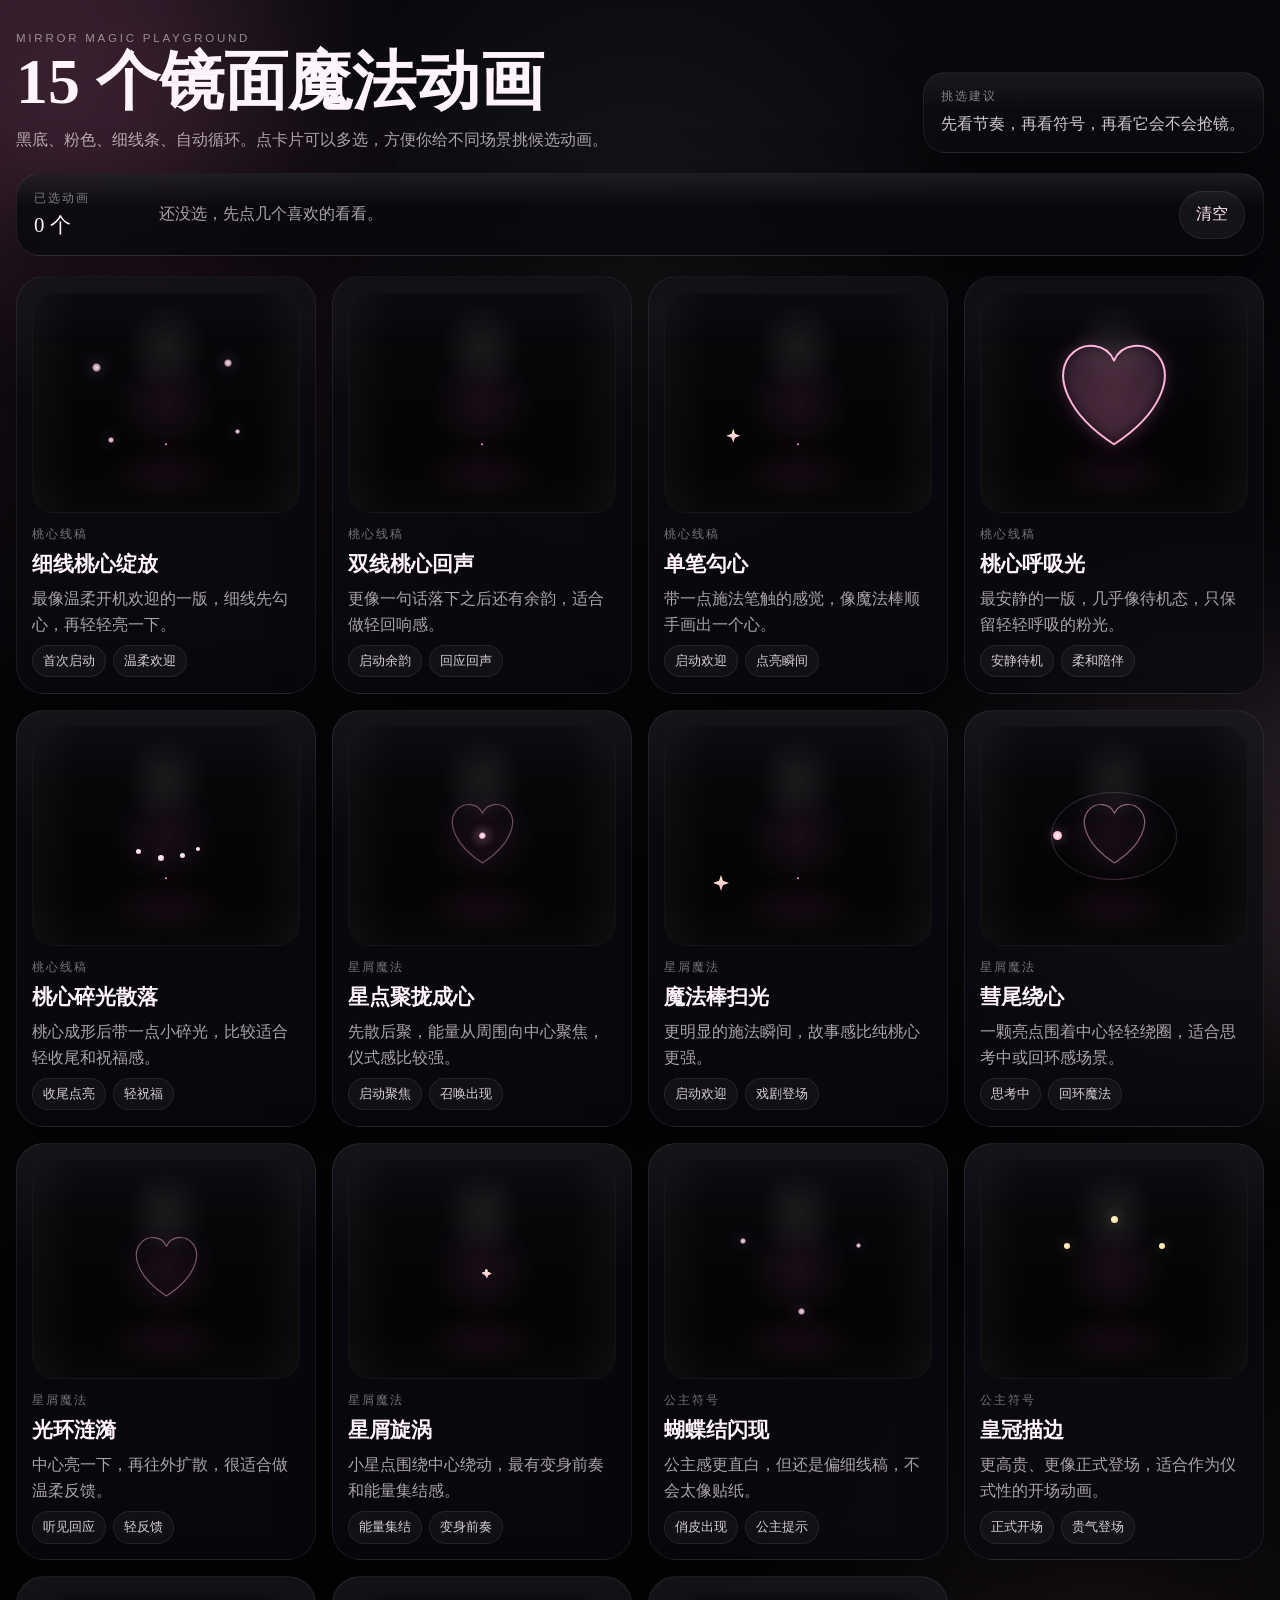
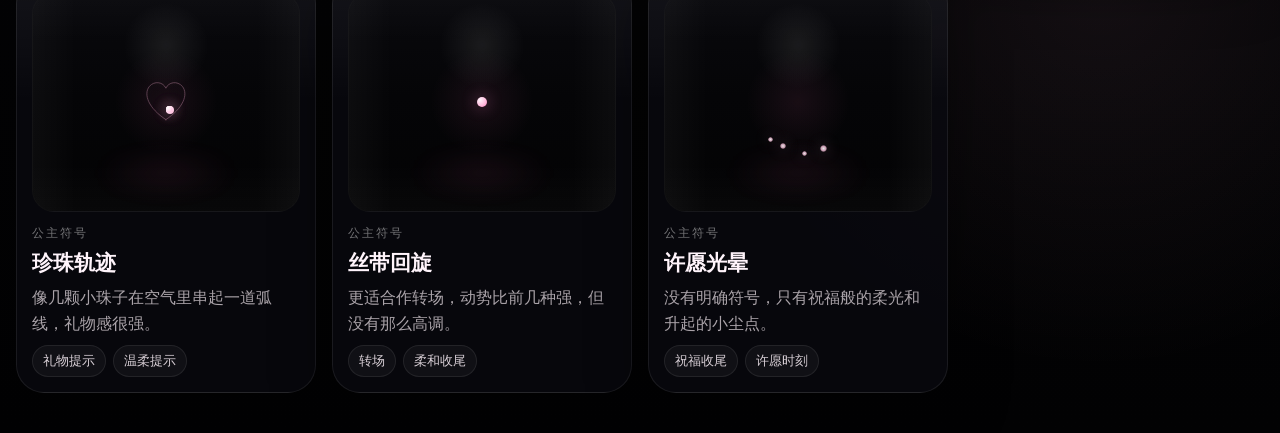
<file: playgrounds/mirror-animation-playground/index.html>
<!doctype html>
<html lang="zh-CN">
  <head>
    <meta charset="utf-8">
    <meta name="viewport" content="width=device-width, initial-scale=1">
    <title>Mirror Magic Playground</title>
    <link rel="stylesheet" href="./style.css">
  </head>
  <body>
    <div class="page-glow page-glow-left" aria-hidden="true"></div>
    <div class="page-glow page-glow-right" aria-hidden="true"></div>

    <main class="playground-shell">
      <header class="hero">
        <p class="eyebrow">Mirror Magic Playground</p>
        <div class="hero-row">
          <div>
            <h1>15 个镜面魔法动画</h1>
            <p class="subtitle">
              黑底、粉色、细线条、自动循环。点卡片可以多选，方便你给不同场景挑候选动画。
            </p>
          </div>
          <aside class="hero-note" aria-label="观看建议">
            <p class="hero-note-label">挑选建议</p>
            <p class="hero-note-body">先看节奏，再看符号，再看它会不会抢镜。</p>
          </aside>
        </div>
      </header>

      <section class="selection-bar" aria-live="polite">
        <div class="selection-meta">
          <p class="selection-label">已选动画</p>
          <p id="selection-count" class="selection-count">0 个</p>
        </div>
        <div id="selection-summary" class="selection-summary">还没选，先点几个喜欢的看看。</div>
        <button id="clear-selection" class="clear-button" type="button">清空</button>
      </section>

      <section id="gallery" class="animation-grid" aria-label="动画对比宫格"></section>
    </main>

    <script src="./app.js"></script>
  </body>
</html>
</file>
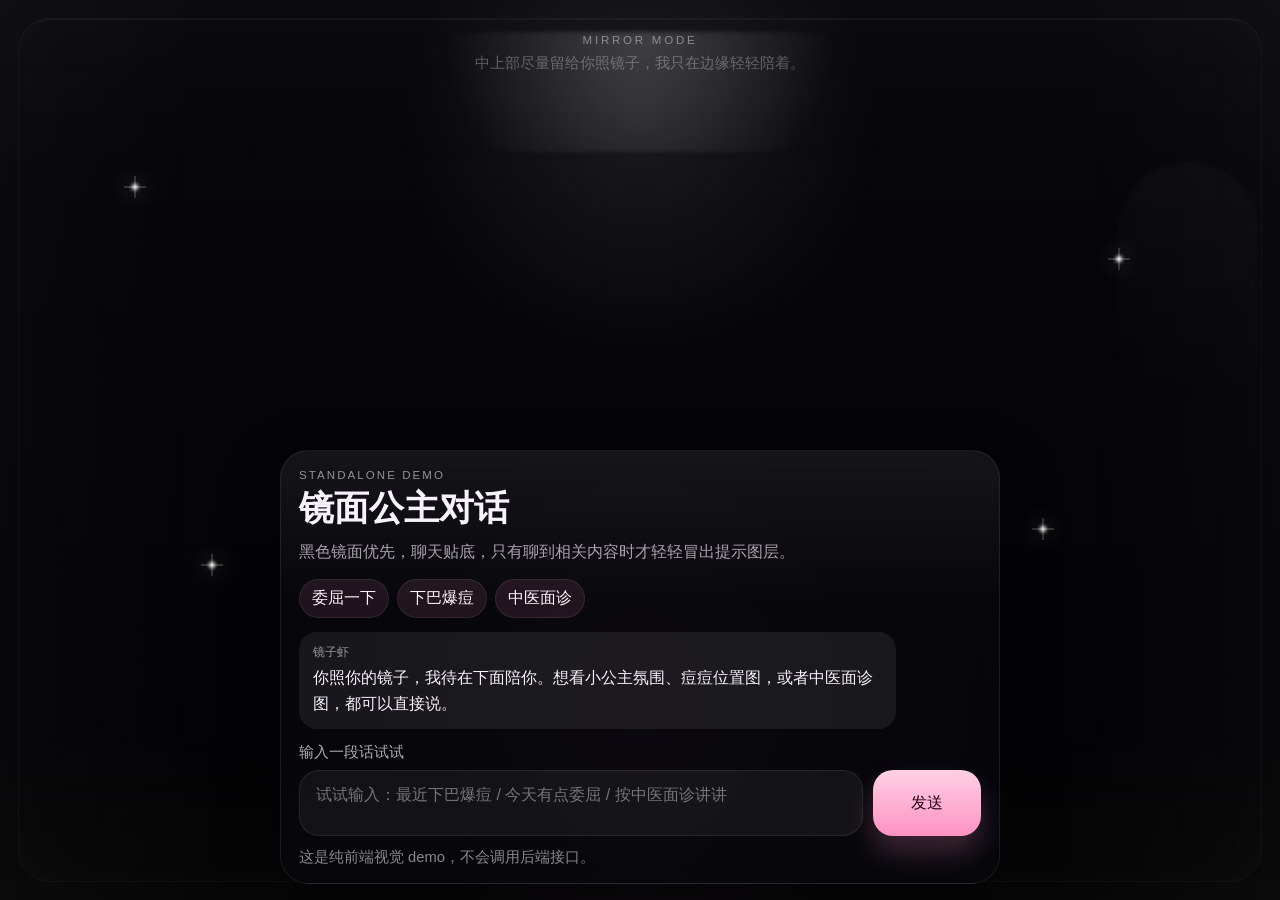
<file: playgrounds/mirror-princess-demo/index.html>
<!doctype html>
<html lang="zh-CN">
  <head>
    <meta charset="utf-8">
    <meta name="viewport" content="width=device-width, initial-scale=1">
    <title>Mirror Princess Demo</title>
    <link rel="stylesheet" href="./style.css">
  </head>
  <body>
    <main class="mirror-app">
      <section class="mirror-stage" aria-label="镜面展示区域">
        <div class="mirror-sheen mirror-sheen-top"></div>
        <div class="mirror-sheen mirror-sheen-side"></div>

        <div class="mirror-note">
          <p class="mirror-note-label">Mirror Mode</p>
          <p class="mirror-note-body">中上部尽量留给你照镜子，我只在边缘轻轻陪着。</p>
        </div>

        <div class="scene scene-sparkle is-active" data-scene="sparkle" aria-hidden="true">
          <span class="spark spark-a"></span>
          <span class="spark spark-b"></span>
          <span class="spark spark-c"></span>
          <span class="spark spark-d"></span>
        </div>

        <div class="scene scene-princess" data-scene="princess" aria-hidden="true">
          <div class="princess-cluster princess-left">
            <span class="bow bow-lg"></span>
            <span class="pearl pearl-a"></span>
            <span class="star star-a"></span>
          </div>
          <div class="princess-cluster princess-right">
            <span class="crown"></span>
            <span class="bow bow-sm"></span>
            <span class="star star-b"></span>
          </div>
        </div>

        <div class="scene scene-acne-map" data-scene="acne-map" aria-hidden="true">
          <aside class="diagram-card">
            <p class="diagram-kicker">局部观察</p>
            <h2>痘痘位置示意</h2>
            <div class="face-map" data-zone="chin">
              <div class="face-outline"></div>
              <div class="face-neck"></div>
              <span class="zone zone-forehead"></span>
              <span class="zone zone-cheek-left"></span>
              <span class="zone zone-cheek-right"></span>
              <span class="zone zone-nose"></span>
              <span class="zone zone-chin"></span>
            </div>
            <p id="acne-caption" class="diagram-caption">聊到痘痘位置时，这里会高亮对应区域。</p>
          </aside>
        </div>

        <div class="scene scene-tcm-map" data-scene="tcm-map" aria-hidden="true">
          <aside class="diagram-card tcm-card">
            <p class="diagram-kicker">中医面诊</p>
            <h2>简化面诊图</h2>
            <div class="tcm-map">
              <div class="tcm-face"></div>
              <span class="tcm-tag tcm-tag-forehead">额</span>
              <span class="tcm-tag tcm-tag-nose">鼻</span>
              <span class="tcm-tag tcm-tag-cheek">颊</span>
              <span class="tcm-tag tcm-tag-chin">颏</span>
            </div>
            <p id="tcm-caption" class="diagram-caption">讲到上火、气血、脾胃时，这里会给出一张轻量图解。</p>
          </aside>
        </div>
      </section>

      <section class="chat-dock" aria-label="对话区">
        <header class="dock-header">
          <div>
            <p class="dock-kicker">Standalone Demo</p>
            <h1>镜面公主对话</h1>
            <p class="dock-subtitle">黑色镜面优先，聊天贴底，只有聊到相关内容时才轻轻冒出提示图层。</p>
          </div>
        </header>

        <div class="quick-prompts" aria-label="快捷体验">
          <button class="prompt-chip" type="button" data-prompt="今天有点委屈，想哭。">委屈一下</button>
          <button class="prompt-chip" type="button" data-prompt="最近下巴一直爆痘。">下巴爆痘</button>
          <button class="prompt-chip" type="button" data-prompt="可以按中医面诊给我讲讲吗？">中医面诊</button>
        </div>

        <section id="messages" class="messages" aria-live="polite">
          <article class="message message-agent">
            <p class="message-role">镜子虾</p>
            <p>你照你的镜子，我待在下面陪你。想看小公主氛围、痘痘位置图，或者中医面诊图，都可以直接说。</p>
          </article>
        </section>

        <form id="composer" class="composer">
          <label class="composer-label" for="message-input">输入一段话试试</label>
          <div class="composer-row">
            <textarea id="message-input" rows="2" placeholder="试试输入：最近下巴爆痘 / 今天有点委屈 / 按中医面诊讲讲"></textarea>
            <button class="send-button" type="submit">发送</button>
          </div>
        </form>

        <p id="status" class="status">这是纯前端视觉 demo，不会调用后端接口。</p>
      </section>
    </main>

    <script src="./app.js"></script>
  </body>
</html>
</file>
<file: playgrounds/mirror-animation-playground/style.css>
:root {
  --bg: #030305;
  --bg-deep: #090913;
  --panel: rgba(12, 12, 18, 0.78);
  --panel-line: rgba(255, 255, 255, 0.08);
  --ink: #fff4fb;
  --muted: rgba(255, 244, 251, 0.66);
  --pink: #ff77b7;
  --pink-soft: #ffb5da;
  --pink-glow: rgba(255, 119, 183, 0.34);
  --pink-glow-soft: rgba(255, 174, 218, 0.18);
  --gold: #ffe7b2;
  --white-glow: rgba(255, 255, 255, 0.9);
  --shadow: 0 24px 60px rgba(0, 0, 0, 0.44);
  --title-font: "Baskerville", "Georgia", serif;
  --body-font: "PingFang SC", "Hiragino Sans GB", "Microsoft YaHei", sans-serif;
}

* {
  box-sizing: border-box;
}

html,
body {
  margin: 0;
  min-height: 100%;
}

body {
  min-height: 100vh;
  color: var(--ink);
  font-family: var(--body-font);
  background:
    radial-gradient(circle at 50% 12%, rgba(255, 255, 255, 0.06), transparent 18%),
    radial-gradient(circle at 14% 18%, rgba(255, 119, 183, 0.08), transparent 18%),
    radial-gradient(circle at 86% 78%, rgba(255, 181, 218, 0.07), transparent 20%),
    linear-gradient(180deg, #09090d 0%, #050507 42%, #020203 100%);
}

button {
  font: inherit;
}

.page-glow {
  position: fixed;
  width: 26rem;
  height: 26rem;
  border-radius: 50%;
  pointer-events: none;
  filter: blur(90px);
  opacity: 0.22;
}

.page-glow-left {
  top: -10rem;
  left: -10rem;
  background: rgba(255, 128, 189, 0.88);
}

.page-glow-right {
  right: -9rem;
  bottom: -10rem;
  background: rgba(255, 193, 225, 0.72);
}

.playground-shell {
  position: relative;
  z-index: 1;
  width: min(1480px, calc(100vw - 2rem));
  margin: 0 auto;
  padding: 2rem 0 2.5rem;
}

.hero {
  margin-bottom: 1.25rem;
}

.eyebrow {
  margin: 0 0 0.45rem;
  letter-spacing: 0.24em;
  text-transform: uppercase;
  font-size: 0.72rem;
  color: rgba(255, 255, 255, 0.5);
}

.hero-row {
  display: flex;
  align-items: end;
  justify-content: space-between;
  gap: 1rem;
}

.hero h1 {
  margin: 0;
  font-family: var(--title-font);
  font-size: clamp(2.3rem, 5vw, 4.2rem);
  font-weight: 600;
  line-height: 0.96;
}

.subtitle {
  max-width: 46rem;
  margin: 0.85rem 0 0;
  color: var(--muted);
  line-height: 1.7;
  font-size: 1rem;
}

.hero-note {
  min-width: 250px;
  padding: 1rem 1.1rem;
  border-radius: 22px;
  border: 1px solid var(--panel-line);
  background:
    linear-gradient(180deg, rgba(255, 255, 255, 0.06), transparent 46%),
    rgba(12, 12, 18, 0.76);
  box-shadow: var(--shadow);
}

.hero-note-label {
  margin: 0;
  letter-spacing: 0.16em;
  text-transform: uppercase;
  font-size: 0.72rem;
  color: rgba(255, 255, 255, 0.48);
}

.hero-note-body {
  margin: 0.45rem 0 0;
  color: rgba(255, 244, 251, 0.82);
  line-height: 1.55;
}

.selection-bar {
  position: sticky;
  top: 1rem;
  z-index: 4;
  display: grid;
  grid-template-columns: auto 1fr auto;
  gap: 1rem;
  align-items: center;
  margin-bottom: 1.25rem;
  padding: 1rem 1.1rem;
  border-radius: 24px;
  border: 1px solid rgba(255, 255, 255, 0.08);
  background:
    linear-gradient(180deg, rgba(255, 255, 255, 0.08), transparent 40%),
    rgba(8, 8, 14, 0.82);
  backdrop-filter: blur(20px);
  box-shadow: var(--shadow);
}

.selection-meta {
  min-width: 108px;
}

.selection-label {
  margin: 0;
  font-size: 0.76rem;
  letter-spacing: 0.16em;
  text-transform: uppercase;
  color: rgba(255, 255, 255, 0.46);
}

.selection-count {
  margin: 0.25rem 0 0;
  font-size: 1.3rem;
  font-family: var(--title-font);
}

.selection-summary {
  display: flex;
  flex-wrap: wrap;
  gap: 0.55rem;
  min-height: 2.5rem;
  align-items: center;
}

.selection-empty {
  color: var(--muted);
}

.selection-pill {
  display: inline-flex;
  align-items: center;
  gap: 0.35rem;
  padding: 0.45rem 0.75rem;
  border-radius: 999px;
  border: 1px solid rgba(255, 181, 218, 0.16);
  background: rgba(255, 119, 183, 0.1);
  color: #ffe7f4;
  white-space: nowrap;
}

.selection-pill::before {
  content: "";
  width: 0.42rem;
  height: 0.42rem;
  border-radius: 50%;
  background: linear-gradient(180deg, #ffd8ee, #ff8bc0);
  box-shadow: 0 0 12px rgba(255, 139, 192, 0.5);
}

.clear-button {
  border: 1px solid rgba(255, 255, 255, 0.08);
  border-radius: 999px;
  background: rgba(255, 255, 255, 0.05);
  color: #ffe6f2;
  padding: 0.8rem 1rem;
  cursor: pointer;
  transition: transform 180ms ease, background 180ms ease, border-color 180ms ease;
}

.clear-button:hover {
  transform: translateY(-1px);
  background: rgba(255, 119, 183, 0.12);
  border-color: rgba(255, 181, 218, 0.24);
}

.animation-grid {
  display: grid;
  grid-template-columns: repeat(auto-fit, minmax(240px, 1fr));
  gap: 1rem;
}

.animation-card {
  appearance: none;
  width: 100%;
  border: 1px solid rgba(255, 255, 255, 0.08);
  border-radius: 28px;
  padding: 0.95rem;
  color: inherit;
  background:
    linear-gradient(180deg, rgba(255, 255, 255, 0.05), transparent 30%),
    rgba(10, 10, 16, 0.76);
  box-shadow: var(--shadow);
  cursor: pointer;
  display: flex;
  flex-direction: column;
  gap: 0.9rem;
  text-align: left;
  transition:
    transform 180ms ease,
    border-color 180ms ease,
    box-shadow 180ms ease,
    background 180ms ease;
}

.animation-card:hover {
  transform: translateY(-2px);
  border-color: rgba(255, 181, 218, 0.18);
}

.animation-card.is-selected {
  border-color: rgba(255, 181, 218, 0.34);
  box-shadow:
    0 24px 60px rgba(0, 0, 0, 0.44),
    0 0 0 1px rgba(255, 181, 218, 0.2),
    0 0 36px rgba(255, 119, 183, 0.12);
  background:
    linear-gradient(180deg, rgba(255, 255, 255, 0.07), transparent 30%),
    rgba(12, 10, 18, 0.86);
}

.animation-card:focus-visible {
  outline: 2px solid rgba(255, 208, 232, 0.78);
  outline-offset: 3px;
}

.card-stage {
  position: relative;
  overflow: hidden;
  height: 220px;
  border-radius: 22px;
  background:
    radial-gradient(circle at 50% 24%, rgba(255, 255, 255, 0.08), transparent 20%),
    radial-gradient(circle at 50% 50%, rgba(255, 110, 180, 0.08), transparent 30%),
    linear-gradient(180deg, #09090d 0%, #050507 48%, #030304 100%);
  border: 1px solid rgba(255, 255, 255, 0.06);
}

.card-stage::before {
  content: "";
  position: absolute;
  inset: 0;
  background:
    linear-gradient(90deg, rgba(255, 255, 255, 0.03), transparent 16%, transparent 84%, rgba(255, 255, 255, 0.03)),
    linear-gradient(180deg, rgba(255, 255, 255, 0.02), transparent 22%, transparent 78%, rgba(255, 255, 255, 0.02));
  pointer-events: none;
}

.card-stage::after {
  content: "";
  position: absolute;
  inset: auto 12% 12% 12%;
  height: 24px;
  border-radius: 50%;
  background: radial-gradient(circle, rgba(255, 110, 180, 0.14), transparent 70%);
  filter: blur(14px);
  opacity: 0.8;
}

.card-copy {
  display: grid;
  gap: 0.5rem;
}

.group-label {
  margin: 0;
  font-size: 0.72rem;
  letter-spacing: 0.16em;
  text-transform: uppercase;
  color: rgba(255, 255, 255, 0.44);
}

.card-title {
  margin: 0;
  font-family: var(--title-font);
  font-size: 1.3rem;
  font-weight: 600;
}

.card-vibe {
  margin: 0;
  min-height: 3.2em;
  color: var(--muted);
  line-height: 1.6;
}

.tag-row {
  display: flex;
  flex-wrap: wrap;
  gap: 0.45rem;
}

.tag {
  display: inline-flex;
  align-items: center;
  padding: 0.38rem 0.62rem;
  border-radius: 999px;
  border: 1px solid rgba(255, 255, 255, 0.08);
  background: rgba(255, 255, 255, 0.04);
  color: rgba(255, 244, 251, 0.84);
  font-size: 0.82rem;
}

.heart-svg,
.bow-svg,
.crown-svg,
.ribbon-svg {
  position: absolute;
  inset: 16% 18%;
  width: 64%;
  height: 64%;
  overflow: visible;
}

.heart-svg.small {
  inset: 31% 31%;
  width: 38%;
  height: 38%;
}

.heart-path,
.symbol-path,
.ribbon-path {
  fill: none;
  stroke: var(--pink-soft);
  stroke-width: 1.7;
  stroke-linecap: round;
  stroke-linejoin: round;
  stroke-dasharray: 300;
  stroke-dashoffset: 300;
  filter: drop-shadow(0 0 10px rgba(255, 128, 189, 0.36));
}

.heart-fill-path {
  fill: rgba(255, 154, 207, 0.18);
  filter: blur(6px) drop-shadow(0 0 18px rgba(255, 119, 183, 0.24));
  transform-origin: center;
}

.center-glow,
.wish-glow,
.soft-glow {
  position: absolute;
  left: 50%;
  top: 50%;
  width: 110px;
  height: 110px;
  transform: translate(-50%, -50%);
  border-radius: 50%;
  background: radial-gradient(circle, rgba(255, 145, 197, 0.28), transparent 68%);
  filter: blur(12px);
  opacity: 0;
}

.magic-spark,
.gather-dot,
.fragment-dot,
.wish-dust,
.jewel-dot,
.pearl-orb,
.spiral-star,
.wand-star,
.mini-flare {
  position: absolute;
  width: var(--size, 8px);
  height: var(--size, 8px);
  border-radius: 50%;
  pointer-events: none;
}

.magic-spark,
.gather-dot,
.wish-dust,
.mini-flare {
  background: radial-gradient(circle, var(--white-glow) 0%, rgba(255, 199, 226, 0.78) 48%, transparent 78%);
  box-shadow: 0 0 14px rgba(255, 196, 226, 0.34);
}

.fragment-dot,
.pearl-orb {
  background: radial-gradient(circle at 30% 30%, #fffefb, #ffd9ed 58%, #ff9fcf 100%);
  box-shadow: 0 0 16px rgba(255, 193, 225, 0.32);
}

.jewel-dot {
  background: radial-gradient(circle at 30% 30%, #fff6d7, #ffe4a6 64%, #ffca73 100%);
  box-shadow: 0 0 14px rgba(255, 228, 166, 0.4);
}

.spiral-star,
.wand-star {
  background: linear-gradient(180deg, #fff0ca, #ffb6da);
  clip-path: polygon(50% 0%, 62% 36%, 100% 50%, 62% 64%, 50% 100%, 38% 64%, 0% 50%, 38% 36%);
  box-shadow: 0 0 16px rgba(255, 240, 202, 0.34);
}

.halo {
  position: absolute;
  left: 50%;
  top: 50%;
  width: var(--size, 90px);
  height: var(--size, 90px);
  margin-left: calc(var(--size, 90px) * -0.5);
  margin-top: calc(var(--size, 90px) * -0.5);
  border-radius: 50%;
  border: 1px solid rgba(255, 182, 219, 0.34);
  opacity: 0;
}

.orbit-track {
  position: absolute;
  left: 50%;
  top: 50%;
  width: 126px;
  height: 88px;
  margin-left: -63px;
  margin-top: -44px;
  border-radius: 50%;
  border: 1px solid rgba(255, 181, 218, 0.18);
}

.orbit-wrap {
  position: absolute;
  left: 50%;
  top: 50%;
  width: 126px;
  height: 88px;
  margin-left: -63px;
  margin-top: -44px;
  animation: orbitRotate 5.8s linear infinite;
}

.orbit-comet {
  position: absolute;
  left: 2px;
  top: 50%;
  width: 9px;
  height: 9px;
  margin-top: -4.5px;
  border-radius: 50%;
  background: radial-gradient(circle, #fff8ef, #ffc4de 54%, #ff88bc 100%);
  box-shadow:
    0 0 12px rgba(255, 190, 223, 0.44),
    18px 0 18px rgba(255, 138, 190, 0.16);
}

.wand-line {
  position: absolute;
  left: 24%;
  top: 66%;
  width: 144px;
  height: 1.5px;
  background: linear-gradient(90deg, transparent, rgba(255, 209, 232, 0.95) 24%, rgba(255, 127, 188, 0.16));
  transform: rotate(-24deg);
  opacity: 0;
}

.ribbon-knot {
  position: absolute;
  left: 50%;
  top: 50%;
  width: 10px;
  height: 10px;
  margin-left: -5px;
  margin-top: -5px;
  border-radius: 50%;
  background: radial-gradient(circle at 30% 30%, #fff4fb, #ffb8dc 60%, #ff7ebb 100%);
  box-shadow: 0 0 16px rgba(255, 151, 204, 0.4);
}

.stage-heart-bloom .heart-path {
  animation: traceHeart 4.8s ease-in-out infinite;
}

.stage-heart-bloom .soft-glow {
  animation: coreGlow 4.8s ease-in-out infinite;
}

.stage-heart-bloom .magic-spark {
  left: var(--left);
  top: var(--top);
  animation: sparkleDrift 4.8s ease-in-out infinite;
  animation-delay: var(--delay, 0s);
}

.stage-heart-echo .heart-svg.main .heart-path {
  animation: traceHeart 5.2s ease-in-out infinite;
}

.stage-heart-echo .heart-svg.echo {
  opacity: 0;
  transform-origin: center;
  transform-box: fill-box;
  animation: echoHeart 5.2s ease-in-out infinite;
}

.stage-heart-echo .heart-svg.echo-one {
  animation-delay: 0.18s;
}

.stage-heart-echo .heart-svg.echo-two {
  animation-delay: 0.62s;
}

.stage-heart-echo .heart-svg.echo .heart-path {
  stroke-dasharray: none;
  stroke-dashoffset: 0;
  stroke-width: 1.15;
}

.stage-heart-script .heart-path {
  animation: traceHeart 5s ease-in-out infinite 0.3s;
}

.stage-heart-script .wand-line {
  animation: wandTrail 5s ease-in-out infinite;
}

.stage-heart-script .wand-star {
  left: 23%;
  top: 62%;
  width: 14px;
  height: 14px;
  animation: wandStarMove 5s ease-in-out infinite;
}

.stage-heart-breath .heart-fill-path {
  animation: breathingFill 4.8s ease-in-out infinite;
}

.stage-heart-breath .heart-path {
  stroke-dasharray: none;
  stroke-dashoffset: 0;
  animation: quietGlow 4.8s ease-in-out infinite;
}

.stage-heart-fragments .heart-path {
  animation: traceHeart 5s ease-in-out infinite;
}

.stage-heart-fragments .fragment-dot {
  left: 50%;
  top: 58%;
  animation: fragmentDrop 5s ease-in-out infinite;
  animation-delay: var(--delay, 0s);
  transform: translate(var(--offset-x), var(--offset-y));
}

.stage-spark-gather .heart-svg.small .heart-path {
  stroke-dasharray: none;
  stroke-dashoffset: 0;
  opacity: 0.4;
  animation: quietGlow 5.4s ease-in-out infinite;
}

.stage-spark-gather .gather-dot {
  left: 50%;
  top: 50%;
  margin-left: calc(var(--size, 6px) / -2);
  margin-top: calc(var(--size, 6px) / -2);
  animation: gatherDot 5.4s ease-in-out infinite;
  animation-delay: var(--delay, 0s);
}

.stage-spark-gather .center-glow {
  animation: centerGatherGlow 5.4s ease-in-out infinite;
}

.stage-wand-sweep .heart-path {
  animation: traceHeart 5.2s ease-in-out infinite 0.4s;
}

.stage-wand-sweep .wand-line {
  left: 20%;
  top: 64%;
  width: 168px;
  animation: wandTrailWide 5.2s ease-in-out infinite;
}

.stage-wand-sweep .wand-star {
  left: 18%;
  top: 68%;
  width: 16px;
  height: 16px;
  animation: wandArcMove 5.2s ease-in-out infinite;
}

.stage-comet-orbit .heart-svg.small .heart-path {
  stroke-dasharray: none;
  stroke-dashoffset: 0;
  opacity: 0.52;
  animation: quietGlow 5.8s ease-in-out infinite;
}

.stage-comet-orbit .orbit-track {
  animation: orbitTrackFade 5.8s ease-in-out infinite;
}

.stage-halo-ripple .heart-svg.small .heart-path {
  stroke-dasharray: none;
  stroke-dashoffset: 0;
  opacity: 0.46;
  animation: quietGlow 5.2s ease-in-out infinite;
}

.stage-halo-ripple .halo {
  animation: haloPulse 5.2s ease-out infinite;
  animation-delay: var(--delay, 0s);
}

.stage-star-spiral .spiral-star {
  left: 50%;
  top: 50%;
  width: var(--size, 10px);
  height: var(--size, 10px);
  animation: spiralOrbit 5.8s linear infinite;
  animation-delay: var(--delay, 0s);
}

.stage-star-spiral .center-glow {
  animation: centerGatherGlow 5.8s ease-in-out infinite;
}

.stage-bow-flash .bow-svg {
  inset: 28% 20%;
  width: 60%;
  height: 44%;
}

.stage-bow-flash .symbol-path {
  animation: symbolTrace 5.2s ease-in-out infinite;
}

.stage-bow-flash .magic-spark {
  left: var(--left);
  top: var(--top);
  animation: sparkleDrift 5.2s ease-in-out infinite;
  animation-delay: var(--delay, 0s);
}

.stage-crown-trace .crown-svg {
  inset: 24% 18%;
  width: 64%;
  height: 42%;
}

.stage-crown-trace .symbol-path {
  animation: symbolTrace 5.2s ease-in-out infinite;
}

.stage-crown-trace .jewel-dot {
  left: var(--left);
  top: var(--top);
  animation: jewelFlash 5.2s ease-in-out infinite;
  animation-delay: var(--delay, 0s);
}

.stage-pearl-arc .pearl-orb {
  left: 50%;
  top: 52%;
  animation: pearlArc 6s ease-in-out infinite;
  animation-delay: var(--delay, 0s);
}

.stage-pearl-arc .heart-svg.small {
  inset: 38% 38%;
  width: 24%;
  height: 24%;
}

.stage-pearl-arc .heart-svg.small .heart-path {
  stroke-dasharray: none;
  stroke-dashoffset: 0;
  opacity: 0.42;
}

.stage-ribbon-sway .ribbon-svg.left {
  inset: 22% 30% 20% 10%;
  width: 52%;
  height: 58%;
  animation: ribbonSwayLeft 5.8s ease-in-out infinite;
}

.stage-ribbon-sway .ribbon-svg.right {
  inset: 22% 10% 20% 30%;
  width: 52%;
  height: 58%;
  transform: scaleX(-1);
  animation: ribbonSwayRight 5.8s ease-in-out infinite;
}

.stage-ribbon-sway .ribbon-path {
  animation: symbolTrace 5.8s ease-in-out infinite;
}

.stage-ribbon-sway .ribbon-knot {
  animation: centerGatherGlow 5.8s ease-in-out infinite;
}

.stage-wish-aura .wish-glow {
  width: 132px;
  height: 132px;
  animation: auraBloom 5.8s ease-in-out infinite;
}

.stage-wish-aura .halo {
  border-color: rgba(255, 198, 226, 0.28);
  animation: haloPulse 5.8s ease-out infinite;
  animation-delay: var(--delay, 0s);
}

.stage-wish-aura .wish-dust {
  left: 50%;
  top: 58%;
  animation: wishRise 5.8s ease-in-out infinite;
  animation-delay: var(--delay, 0s);
  transform: translate(var(--start-x), var(--start-y));
}

@keyframes traceHeart {
  0%,
  10% {
    opacity: 0;
    stroke-dashoffset: 300;
  }
  24% {
    opacity: 1;
  }
  42%,
  72% {
    opacity: 1;
    stroke-dashoffset: 0;
  }
  100% {
    opacity: 0.18;
    stroke-dashoffset: 0;
  }
}

@keyframes coreGlow {
  0%,
  12%,
  100% {
    opacity: 0;
    transform: translate(-50%, -50%) scale(0.75);
  }
  28% {
    opacity: 0.45;
  }
  48% {
    opacity: 0.82;
    transform: translate(-50%, -50%) scale(1.02);
  }
  72% {
    opacity: 0.24;
    transform: translate(-50%, -50%) scale(1.14);
  }
}

@keyframes sparkleDrift {
  0%,
  18%,
  100% {
    opacity: 0;
    transform: translate(0, 12px) scale(0.2);
  }
  34% {
    opacity: 1;
    transform: translate(0, 0) scale(1);
  }
  62% {
    opacity: 0.72;
    transform: translate(0, -8px) scale(0.82);
  }
}

@keyframes echoHeart {
  0%,
  18% {
    opacity: 0;
    transform: scale(0.82);
  }
  36% {
    opacity: 0.66;
    transform: scale(1);
  }
  78% {
    opacity: 0;
    transform: scale(1.18);
  }
  100% {
    opacity: 0;
    transform: scale(1.22);
  }
}

@keyframes wandTrail {
  0%,
  18%,
  100% {
    opacity: 0;
    transform: rotate(-24deg) scaleX(0.35);
  }
  30%,
  58% {
    opacity: 1;
    transform: rotate(-24deg) scaleX(1);
  }
  80% {
    opacity: 0.08;
  }
}

@keyframes wandStarMove {
  0%,
  18% {
    opacity: 0;
    transform: translate(0, 0) scale(0.2) rotate(0deg);
  }
  40% {
    opacity: 1;
    transform: translate(76px, -46px) scale(1) rotate(90deg);
  }
  72% {
    opacity: 0.42;
    transform: translate(108px, -62px) scale(0.62) rotate(180deg);
  }
  100% {
    opacity: 0;
    transform: translate(122px, -68px) scale(0.2) rotate(220deg);
  }
}

@keyframes breathingFill {
  0%,
  100% {
    opacity: 0.06;
    transform: scale(0.9);
  }
  45% {
    opacity: 0.38;
    transform: scale(1.02);
  }
  68% {
    opacity: 0.24;
    transform: scale(1.06);
  }
}

@keyframes quietGlow {
  0%,
  100% {
    opacity: 0.24;
    filter: drop-shadow(0 0 4px rgba(255, 128, 189, 0.16));
  }
  40% {
    opacity: 0.82;
    filter: drop-shadow(0 0 12px rgba(255, 128, 189, 0.34));
  }
}

@keyframes fragmentDrop {
  0%,
  34% {
    opacity: 0;
    transform: translate(var(--offset-x), var(--offset-y)) scale(0.2);
  }
  46% {
    opacity: 1;
    transform: translate(var(--offset-x), var(--offset-y)) scale(1);
  }
  100% {
    opacity: 0;
    transform: translate(calc(var(--offset-x) + var(--drift-x)), calc(var(--offset-y) + var(--fall-y))) scale(0.28);
  }
}

@keyframes gatherDot {
  0%,
  10% {
    opacity: 0;
    transform: translate(var(--start-x), var(--start-y)) scale(0.2);
  }
  30% {
    opacity: 1;
  }
  48%,
  62% {
    opacity: 1;
    transform: translate(0, 0) scale(1);
  }
  100% {
    opacity: 0;
    transform: translate(var(--end-x), var(--end-y)) scale(0.12);
  }
}

@keyframes centerGatherGlow {
  0%,
  16%,
  100% {
    opacity: 0;
    transform: translate(-50%, -50%) scale(0.7);
  }
  34% {
    opacity: 0.28;
  }
  52% {
    opacity: 0.76;
    transform: translate(-50%, -50%) scale(1.04);
  }
  72% {
    opacity: 0.16;
    transform: translate(-50%, -50%) scale(1.16);
  }
}

@keyframes wandTrailWide {
  0%,
  18%,
  100% {
    opacity: 0;
    transform: rotate(-22deg) scaleX(0.22);
  }
  32%,
  56% {
    opacity: 1;
    transform: rotate(-22deg) scaleX(1);
  }
  82% {
    opacity: 0.08;
  }
}

@keyframes wandArcMove {
  0%,
  18% {
    opacity: 0;
    transform: translate(0, 0) scale(0.18) rotate(0deg);
  }
  40% {
    opacity: 1;
    transform: translate(78px, -78px) scale(1) rotate(110deg);
  }
  68% {
    opacity: 0.58;
    transform: translate(126px, -84px) scale(0.72) rotate(220deg);
  }
  100% {
    opacity: 0;
    transform: translate(148px, -86px) scale(0.18) rotate(280deg);
  }
}

@keyframes orbitRotate {
  0% {
    transform: rotate(0deg);
    opacity: 0.3;
  }
  22% {
    opacity: 1;
  }
  100% {
    transform: rotate(360deg);
    opacity: 0.3;
  }
}

@keyframes orbitTrackFade {
  0%,
  100% {
    opacity: 0.16;
  }
  38% {
    opacity: 0.38;
  }
}

@keyframes haloPulse {
  0%,
  10% {
    opacity: 0;
    transform: scale(0.3);
  }
  28% {
    opacity: 0.58;
  }
  60% {
    opacity: 0.12;
    transform: scale(1);
  }
  100% {
    opacity: 0;
    transform: scale(1.22);
  }
}

@keyframes spiralOrbit {
  0%,
  12% {
    opacity: 0;
    transform: rotate(var(--angle)) translateY(calc(var(--radius) * -1)) scale(0.2);
  }
  30% {
    opacity: 1;
  }
  58% {
    opacity: 0.84;
    transform: rotate(calc(var(--angle) + 120deg)) translateY(calc((var(--radius) - 6px) * -1)) scale(1);
  }
  100% {
    opacity: 0;
    transform: rotate(calc(var(--angle) + 260deg)) translateY(calc((var(--radius) + 16px) * -1)) scale(0.22);
  }
}

@keyframes symbolTrace {
  0%,
  10% {
    opacity: 0;
    stroke-dashoffset: 300;
  }
  28% {
    opacity: 1;
  }
  44%,
  72% {
    opacity: 1;
    stroke-dashoffset: 0;
  }
  100% {
    opacity: 0.18;
    stroke-dashoffset: 0;
  }
}

@keyframes jewelFlash {
  0%,
  18%,
  100% {
    opacity: 0;
    transform: scale(0.2);
  }
  34% {
    opacity: 1;
    transform: scale(1);
  }
  58% {
    opacity: 0.66;
    transform: scale(0.84);
  }
}

@keyframes pearlArc {
  0%,
  14% {
    opacity: 0;
    transform: translate(var(--start-x), var(--start-y)) scale(0.35);
  }
  36% {
    opacity: 1;
    transform: translate(var(--mid-x), var(--mid-y)) scale(1);
  }
  64% {
    opacity: 0.88;
    transform: translate(var(--end-x), var(--end-y)) scale(0.9);
  }
  100% {
    opacity: 0;
    transform: translate(var(--fade-x), var(--fade-y)) scale(0.35);
  }
}

@keyframes ribbonSwayLeft {
  0%,
  100% {
    transform: translateY(4px) rotate(-6deg);
    opacity: 0.3;
  }
  32% {
    transform: translateY(-4px) rotate(1deg);
    opacity: 1;
  }
  64% {
    transform: translateY(2px) rotate(5deg);
    opacity: 0.7;
  }
}

@keyframes ribbonSwayRight {
  0%,
  100% {
    transform: scaleX(-1) translateY(-4px) rotate(-4deg);
    opacity: 0.3;
  }
  32% {
    transform: scaleX(-1) translateY(5px) rotate(2deg);
    opacity: 1;
  }
  64% {
    transform: scaleX(-1) translateY(-2px) rotate(6deg);
    opacity: 0.7;
  }
}

@keyframes auraBloom {
  0%,
  12%,
  100% {
    opacity: 0;
    transform: translate(-50%, -50%) scale(0.4);
  }
  32% {
    opacity: 0.26;
  }
  50% {
    opacity: 0.8;
    transform: translate(-50%, -50%) scale(1);
  }
  74% {
    opacity: 0.12;
    transform: translate(-50%, -50%) scale(1.22);
  }
}

@keyframes wishRise {
  0%,
  18% {
    opacity: 0;
    transform: translate(var(--start-x), var(--start-y)) scale(0.2);
  }
  36% {
    opacity: 1;
    transform: translate(var(--mid-x), var(--mid-y)) scale(1);
  }
  64% {
    opacity: 0.72;
    transform: translate(var(--end-x), var(--end-y)) scale(0.72);
  }
  100% {
    opacity: 0;
    transform: translate(var(--fade-x), var(--fade-y)) scale(0.12);
  }
}

@media (max-width: 900px) {
  .playground-shell {
    width: min(100vw, calc(100vw - 1rem));
    padding-top: 1.2rem;
  }

  .hero-row {
    flex-direction: column;
    align-items: stretch;
  }

  .selection-bar {
    grid-template-columns: 1fr;
  }
}

@media (max-width: 560px) {
  .animation-grid {
    grid-template-columns: 1fr;
  }

  .card-stage {
    height: 208px;
  }
}
</file>
<file: playgrounds/mirror-princess-demo/style.css>
:root {
  --bg: #040404;
  --bg-soft: rgba(255, 255, 255, 0.06);
  --glass: rgba(10, 10, 18, 0.68);
  --glass-line: rgba(255, 255, 255, 0.08);
  --ink: #f7f2fb;
  --muted: rgba(247, 242, 251, 0.66);
  --accent: #ff8dc0;
  --accent-soft: rgba(255, 141, 192, 0.24);
  --gold: #ffe29d;
  --ice: #c9efff;
  --danger: #ff7b93;
  --shadow: 0 24px 60px rgba(0, 0, 0, 0.42);
  --font-display: "Georgia", "Times New Roman", serif;
  --font-body: "PingFang SC", "Hiragino Sans GB", "Microsoft YaHei", sans-serif;
}

* {
  box-sizing: border-box;
}

html,
body {
  margin: 0;
  min-height: 100%;
}

body {
  min-height: 100vh;
  overflow: hidden;
  color: var(--ink);
  font-family: var(--font-body);
  background:
    radial-gradient(circle at 50% 14%, rgba(255, 255, 255, 0.08), transparent 24%),
    radial-gradient(circle at 50% 78%, rgba(255, 141, 192, 0.08), transparent 28%),
    linear-gradient(180deg, #08080b 0%, #050507 38%, #030304 100%);
}

button,
textarea {
  font: inherit;
}

.mirror-app {
  position: relative;
  min-height: 100vh;
}

.mirror-stage {
  position: relative;
  min-height: 100vh;
  padding: 18px;
  overflow: hidden;
}

.mirror-stage::before {
  content: "";
  position: absolute;
  inset: 18px;
  border-radius: 32px;
  border: 1px solid rgba(255, 255, 255, 0.04);
  box-shadow:
    inset 0 1px 0 rgba(255, 255, 255, 0.04),
    inset 0 0 80px rgba(255, 255, 255, 0.02);
}

.mirror-stage::after {
  content: "";
  position: absolute;
  inset: 0;
  background:
    linear-gradient(90deg, rgba(255, 255, 255, 0.02), transparent 16%, transparent 84%, rgba(255, 255, 255, 0.02)),
    linear-gradient(180deg, rgba(255, 255, 255, 0.015), transparent 20%, transparent 80%, rgba(255, 255, 255, 0.015));
  pointer-events: none;
}

.mirror-sheen {
  position: absolute;
  pointer-events: none;
  filter: blur(2px);
}

.mirror-sheen-top {
  top: 32px;
  left: 50%;
  width: min(520px, 58vw);
  height: 120px;
  transform: translateX(-50%);
  background: radial-gradient(circle at 50% 0%, rgba(255, 255, 255, 0.18), transparent 70%);
}

.mirror-sheen-side {
  right: 22px;
  top: 18%;
  width: 140px;
  height: 48vh;
  border-radius: 999px;
  background: linear-gradient(180deg, rgba(255, 255, 255, 0.08), transparent 62%);
  opacity: 0.3;
}

.mirror-note {
  position: absolute;
  top: 34px;
  left: 50%;
  transform: translateX(-50%);
  text-align: center;
  pointer-events: none;
}

.mirror-note-label {
  margin: 0;
  font-size: 0.72rem;
  letter-spacing: 0.24em;
  text-transform: uppercase;
  color: rgba(255, 255, 255, 0.42);
}

.mirror-note-body {
  margin: 8px 0 0;
  font-size: 0.92rem;
  color: rgba(255, 255, 255, 0.3);
}

.scene {
  position: absolute;
  inset: 0;
  pointer-events: none;
  opacity: 0;
  transform: translateY(14px) scale(0.985);
  transition: opacity 420ms ease, transform 420ms ease;
}

.scene.is-active {
  opacity: 1;
  transform: translateY(0) scale(1);
}

.spark {
  position: absolute;
  width: 14px;
  height: 14px;
  border-radius: 50%;
  background: radial-gradient(circle, rgba(255, 255, 255, 0.92), rgba(255, 255, 255, 0.16) 45%, transparent 72%);
  box-shadow: 0 0 24px rgba(255, 255, 255, 0.22);
  animation: drift 4.8s ease-in-out infinite;
}

.spark::before,
.spark::after {
  content: "";
  position: absolute;
  left: 50%;
  top: 50%;
  width: 22px;
  height: 1px;
  background: rgba(255, 255, 255, 0.34);
  transform: translate(-50%, -50%);
}

.spark::after {
  transform: translate(-50%, -50%) rotate(90deg);
}

.spark-a {
  top: 20%;
  left: 10%;
}

.spark-b {
  top: 62%;
  left: 16%;
  animation-delay: 1s;
}

.spark-c {
  top: 28%;
  right: 12%;
  animation-delay: 1.8s;
}

.spark-d {
  top: 58%;
  right: 18%;
  animation-delay: 2.4s;
}

.princess-cluster {
  position: absolute;
  display: grid;
  place-items: center;
  gap: 12px;
}

.princess-left {
  left: 34px;
  top: 18%;
}

.princess-right {
  right: 32px;
  top: 14%;
}

.bow,
.crown,
.star,
.pearl {
  position: relative;
  display: block;
}

.bow {
  width: 54px;
  height: 24px;
}

.bow::before,
.bow::after {
  content: "";
  position: absolute;
  top: 2px;
  width: 24px;
  height: 20px;
  background: linear-gradient(180deg, #ffc2db 0%, #ff83b7 100%);
  border-radius: 18px 18px 6px 18px;
  box-shadow: 0 0 24px rgba(255, 141, 192, 0.34);
}

.bow::before {
  left: 0;
  transform: rotate(-12deg);
}

.bow::after {
  right: 0;
  transform: scaleX(-1) rotate(-12deg);
}

.bow-lg {
  transform: rotate(-10deg);
}

.bow-sm {
  width: 40px;
  transform: rotate(12deg);
}

.bow-sm::before,
.bow-sm::after {
  width: 18px;
  height: 16px;
}

.crown {
  width: 64px;
  height: 36px;
  background: linear-gradient(180deg, rgba(255, 226, 157, 0.18), rgba(255, 199, 96, 0.72));
  clip-path: polygon(8% 100%, 18% 34%, 34% 70%, 50% 12%, 66% 70%, 82% 34%, 92% 100%);
  box-shadow: 0 0 28px rgba(255, 226, 157, 0.28);
}

.star {
  width: 18px;
  height: 18px;
  background: #fff1b7;
  clip-path: polygon(50% 0%, 61% 38%, 100% 50%, 61% 62%, 50% 100%, 39% 62%, 0% 50%, 39% 38%);
  box-shadow: 0 0 24px rgba(255, 241, 183, 0.35);
}

.star-a {
  margin-left: 24px;
}

.star-b {
  margin-right: 24px;
}

.pearl {
  width: 14px;
  height: 14px;
  border-radius: 50%;
  background: radial-gradient(circle at 30% 30%, #fffefc, #ffdcec 60%, #ff9cc6 100%);
  box-shadow: 0 0 20px rgba(255, 188, 221, 0.28);
}

.diagram-card {
  position: absolute;
  right: 28px;
  top: 96px;
  width: min(260px, calc(100vw - 44px));
  padding: 18px 18px 16px;
  border-radius: 24px;
  background: rgba(18, 18, 28, 0.78);
  border: 1px solid rgba(255, 255, 255, 0.08);
  backdrop-filter: blur(18px);
  box-shadow: var(--shadow);
}

.tcm-card {
  right: auto;
  left: 28px;
}

.diagram-kicker {
  margin: 0;
  font-size: 0.74rem;
  letter-spacing: 0.2em;
  text-transform: uppercase;
  color: rgba(255, 255, 255, 0.54);
}

.diagram-card h2 {
  margin: 8px 0 14px;
  font-family: var(--font-display);
  font-size: 1.35rem;
  font-weight: 600;
}

.diagram-caption {
  margin: 14px 0 0;
  line-height: 1.6;
  color: var(--muted);
  font-size: 0.92rem;
}

.face-map,
.tcm-map {
  position: relative;
  width: 152px;
  height: 190px;
  margin: 0 auto;
}

.face-outline,
.tcm-face {
  position: absolute;
  inset: 4px 20px 22px;
  border: 1px solid rgba(255, 255, 255, 0.3);
  border-radius: 44% 44% 42% 42% / 34% 34% 58% 58%;
  background:
    radial-gradient(circle at 50% 30%, rgba(255, 255, 255, 0.14), transparent 36%),
    linear-gradient(180deg, rgba(255, 255, 255, 0.08), rgba(255, 255, 255, 0.03));
}

.face-neck {
  position: absolute;
  left: 50%;
  bottom: 0;
  width: 44px;
  height: 44px;
  transform: translateX(-50%);
  border: 1px solid rgba(255, 255, 255, 0.16);
  border-top: 0;
  border-radius: 0 0 22px 22px;
}

.zone {
  position: absolute;
  border-radius: 999px;
  background: rgba(255, 255, 255, 0.08);
  border: 1px solid rgba(255, 255, 255, 0.14);
  transition: transform 240ms ease, background 240ms ease, box-shadow 240ms ease;
}

.zone-forehead {
  left: 44px;
  top: 18px;
  width: 66px;
  height: 34px;
}

.zone-cheek-left {
  left: 20px;
  top: 72px;
  width: 36px;
  height: 42px;
}

.zone-cheek-right {
  right: 20px;
  top: 72px;
  width: 36px;
  height: 42px;
}

.zone-nose {
  left: 62px;
  top: 74px;
  width: 28px;
  height: 48px;
}

.zone-chin {
  left: 48px;
  bottom: 34px;
  width: 56px;
  height: 32px;
}

.face-map[data-zone="forehead"] .zone-forehead,
.face-map[data-zone="cheek-left"] .zone-cheek-left,
.face-map[data-zone="cheek-right"] .zone-cheek-right,
.face-map[data-zone="nose"] .zone-nose,
.face-map[data-zone="chin"] .zone-chin {
  background: rgba(255, 123, 147, 0.44);
  box-shadow: 0 0 28px rgba(255, 123, 147, 0.34);
  transform: scale(1.08);
}

.tcm-face {
  inset: 10px 24px 18px;
}

.tcm-tag {
  position: absolute;
  padding: 5px 10px;
  border-radius: 999px;
  background: rgba(201, 239, 255, 0.1);
  border: 1px solid rgba(201, 239, 255, 0.2);
  color: #dff6ff;
  font-size: 0.78rem;
}

.tcm-tag-forehead {
  top: 14px;
  left: 50%;
  transform: translateX(-50%);
}

.tcm-tag-nose {
  top: 80px;
  left: 50%;
  transform: translateX(-50%);
}

.tcm-tag-cheek {
  top: 96px;
  right: 6px;
}

.tcm-tag-chin {
  left: 50%;
  bottom: 18px;
  transform: translateX(-50%);
}

.chat-dock {
  position: fixed;
  left: 50%;
  bottom: 16px;
  z-index: 4;
  width: min(720px, calc(100vw - 24px));
  transform: translateX(-50%);
  padding: 18px 18px 16px;
  border-radius: 28px;
  background:
    linear-gradient(180deg, rgba(255, 255, 255, 0.06), transparent 36%),
    rgba(8, 8, 14, 0.76);
  border: 1px solid var(--glass-line);
  box-shadow: var(--shadow);
  backdrop-filter: blur(24px);
}

.dock-header h1 {
  margin: 4px 0 8px;
  font-family: var(--font-display);
  font-size: clamp(1.7rem, 4vw, 2.2rem);
  font-weight: 600;
}

.dock-kicker {
  margin: 0;
  font-size: 0.72rem;
  letter-spacing: 0.18em;
  text-transform: uppercase;
  color: rgba(255, 255, 255, 0.54);
}

.dock-subtitle {
  margin: 0;
  max-width: 40rem;
  line-height: 1.55;
  color: var(--muted);
}

.quick-prompts {
  display: flex;
  flex-wrap: wrap;
  gap: 8px;
  margin-top: 14px;
}

.prompt-chip {
  border: 1px solid rgba(255, 255, 255, 0.08);
  border-radius: 999px;
  padding: 8px 12px;
  color: #fff5fb;
  background: rgba(255, 141, 192, 0.1);
  cursor: pointer;
  transition: transform 180ms ease, background 180ms ease, border-color 180ms ease;
}

.prompt-chip:hover,
.send-button:hover {
  transform: translateY(-1px);
}

.prompt-chip:hover {
  background: rgba(255, 141, 192, 0.16);
  border-color: rgba(255, 141, 192, 0.24);
}

.messages {
  display: flex;
  flex-direction: column;
  gap: 10px;
  max-height: 180px;
  margin-top: 14px;
  padding-right: 4px;
  overflow-y: auto;
}

.message {
  max-width: min(88%, 38rem);
  padding: 12px 14px;
  border-radius: 18px;
  animation: rise 260ms ease;
}

.message-role {
  margin: 0 0 4px;
  font-size: 0.78rem;
  color: rgba(255, 255, 255, 0.56);
}

.message p:last-child {
  margin: 0;
  line-height: 1.62;
}

.message-agent {
  align-self: flex-start;
  background: rgba(255, 255, 255, 0.07);
}

.message-user {
  align-self: flex-end;
  background: rgba(255, 141, 192, 0.18);
}

.composer {
  margin-top: 14px;
}

.composer-label {
  display: block;
  margin-bottom: 8px;
  font-size: 0.92rem;
  color: rgba(255, 255, 255, 0.68);
}

.composer-row {
  display: grid;
  grid-template-columns: 1fr auto;
  gap: 10px;
}

textarea {
  width: 100%;
  resize: none;
  min-height: 66px;
  padding: 14px 16px;
  border: 1px solid rgba(255, 255, 255, 0.08);
  border-radius: 20px;
  color: var(--ink);
  background: rgba(255, 255, 255, 0.05);
  outline: none;
}

textarea:focus {
  border-color: rgba(255, 141, 192, 0.34);
  box-shadow: 0 0 0 4px rgba(255, 141, 192, 0.12);
}

.send-button {
  align-self: stretch;
  min-width: 108px;
  border: 0;
  border-radius: 20px;
  color: #240615;
  background: linear-gradient(180deg, #ffd1e4 0%, #ff92c2 100%);
  box-shadow: 0 16px 28px rgba(255, 146, 194, 0.22);
  cursor: pointer;
  transition: transform 180ms ease, box-shadow 180ms ease;
}

.status {
  margin: 12px 0 0;
  color: rgba(255, 255, 255, 0.52);
  font-size: 0.92rem;
}

@keyframes rise {
  from {
    opacity: 0;
    transform: translateY(8px);
  }
  to {
    opacity: 1;
    transform: translateY(0);
  }
}

@keyframes drift {
  0%,
  100% {
    transform: translateY(0) scale(1);
    opacity: 0.7;
  }
  50% {
    transform: translateY(-10px) scale(1.06);
    opacity: 1;
  }
}

@media (max-width: 720px) {
  body {
    overflow-y: auto;
  }

  .mirror-stage {
    min-height: 100svh;
    padding: 14px;
  }

  .mirror-stage::before {
    inset: 14px;
  }

  .mirror-note {
    width: min(78vw, 320px);
    top: 24px;
  }

  .diagram-card {
    top: 84px;
    right: 14px;
    width: min(220px, calc(100vw - 28px));
    padding: 16px;
  }

  .tcm-card {
    left: 14px;
    right: auto;
  }

  .princess-left {
    left: 14px;
    top: 22%;
  }

  .princess-right {
    right: 14px;
    top: 18%;
  }

  .chat-dock {
    bottom: 10px;
    width: calc(100vw - 12px);
    padding: 16px 14px 14px;
    border-radius: 24px;
  }

  .composer-row {
    grid-template-columns: 1fr;
  }

  .send-button {
    min-height: 48px;
  }

  .messages {
    max-height: 150px;
  }
}
</file>
